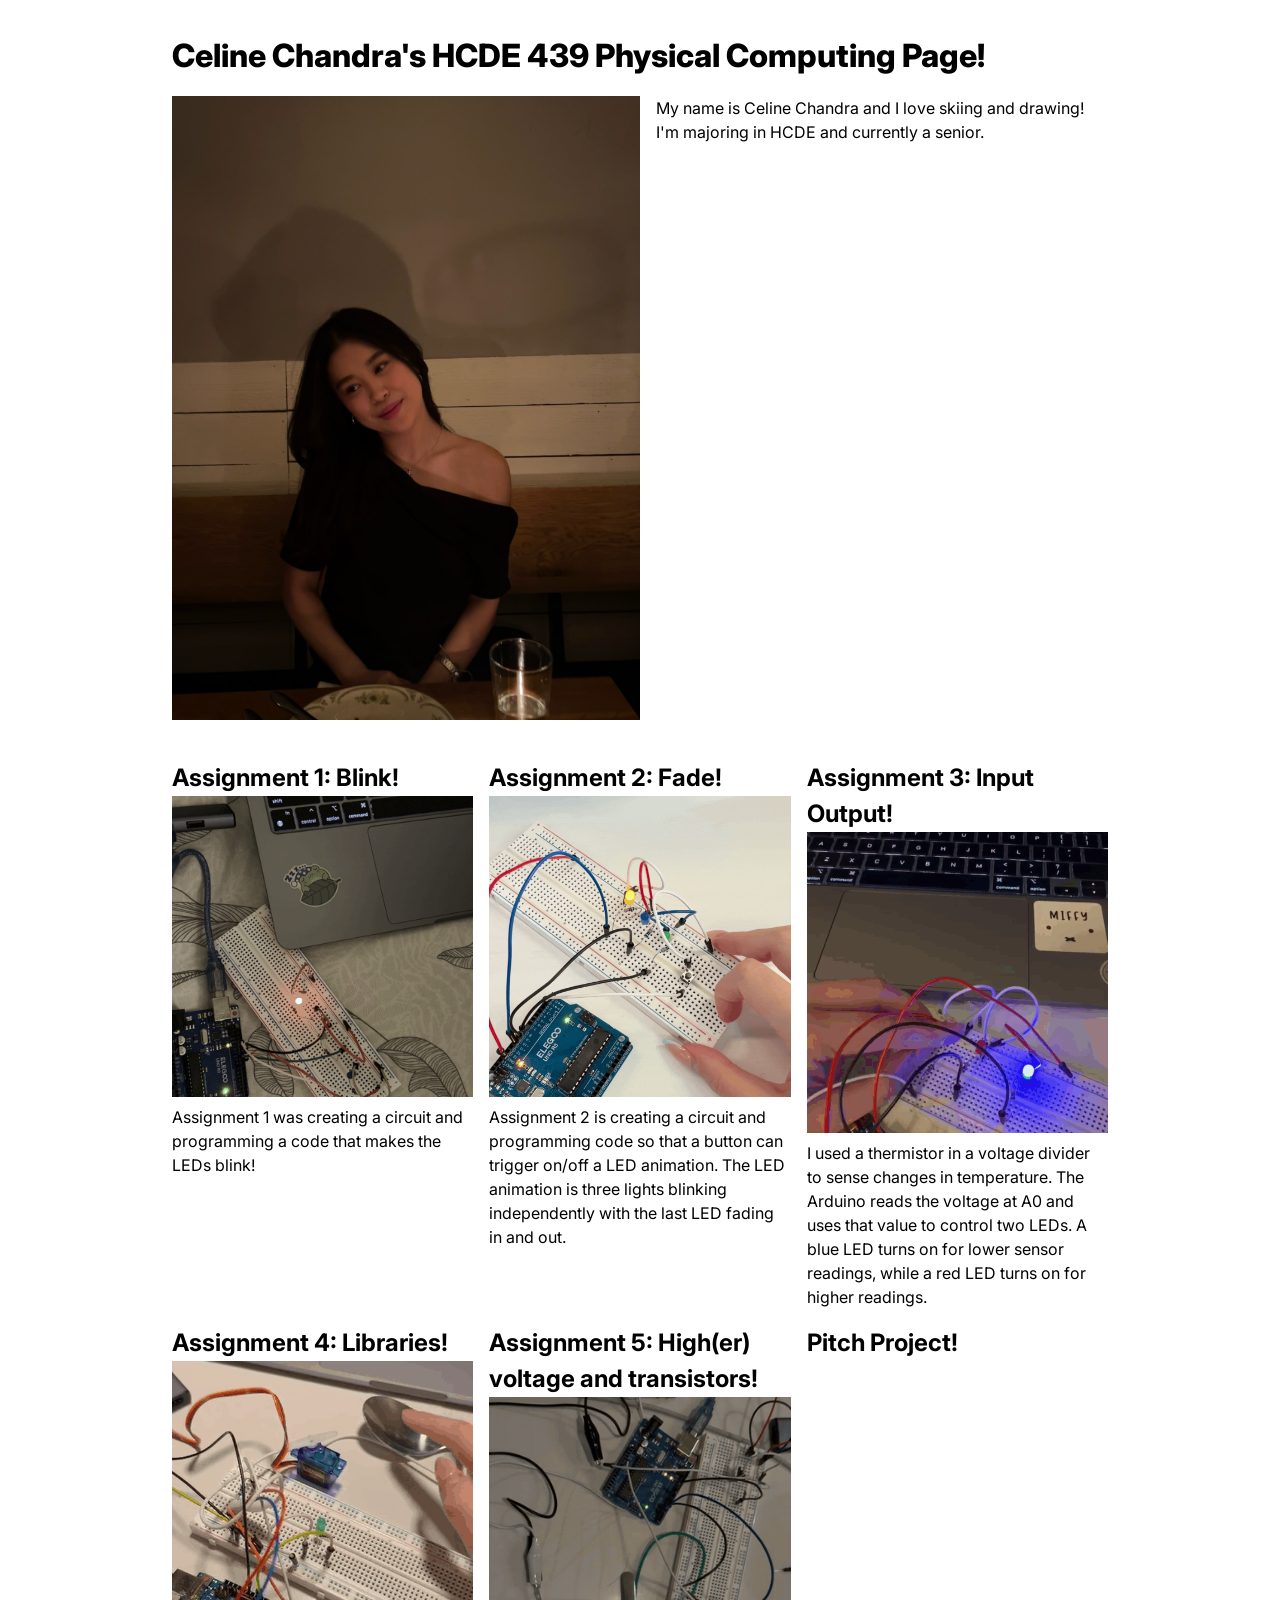
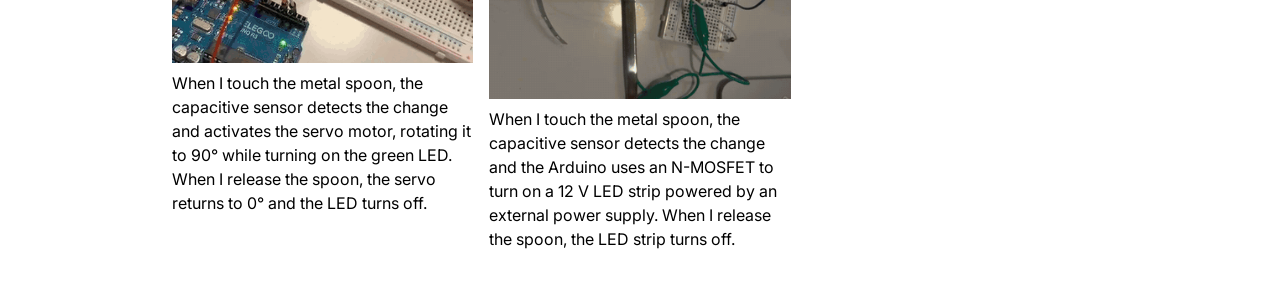
<file: docs/index.html>
<!DOCTYPE html>
<html>
  <head>
    <meta charset="utf-8" />
    <meta name="viewport" content="width=device-width, maximum-scale=1.0" />

    <title>Celine Chandra's HCDE 439 Physical Computing Page!</title>

    <link href="style.css" rel="stylesheet" />
  </head>
  <body>
    <h1>Celine Chandra's HCDE 439 Physical Computing Page!</h1>

    <div class="header">
      <img src="inin.JPEG" />
      <p>
        My name is Celine Chandra and I love skiing and drawing! I'm majoring in HCDE and currently a senior.
      </p>
    </div>

    <div class="grid">
      <div class="assignment">
        <a href="a1.html">
          <h2>Assignment 1: Blink!</h2>
          <img src="images/a1/GIF.gif" />
        </a>
        <p>Assignment 1 was creating a circuit and programming a code that makes the LEDs blink!</p>
      </div>

      <div class="assignment">
        <a href="a2.html">
          <h2>Assignment 2: Fade!</h2>
          <img src="images/a2/realtime.gif" />
        </a>
        <p>Assignment 2 is creating a circuit and programming code so that a button can trigger on/off
          a LED animation. The LED animation is three lights blinking independently with the last LED fading
          in and out.
        </p>
      </div>

      <div class="assignment">
        <a href="a3.html">
          <h2>Assignment 3: Input Output!</h2>
          <img src="images/a3/operation.gif" />
        </a>
        <p>I used a thermistor in a voltage divider to sense changes in temperature. The Arduino reads the voltage at A0 and uses
           that value to control two LEDs. A blue LED turns on for lower sensor readings, while a red LED turns on for higher readings. </p>
      </div>

       <div class="assignment">
        <a href="a4.html">
          <h2>Assignment 4: Libraries!</h2>
          <img src="images/a4/Operation.gif" />
        </a>
        <p>When I touch the metal spoon, the capacitive sensor detects the change and activates the servo 
          motor, rotating it to 90° while turning on the green LED. When I release the spoon, the servo 
          returns to 0° and the LED turns off. </p>
      </div>

      <div class="assignment">
        <a href="a5.html">
          <h2>Assignment 5: High(er) voltage and transistors!</h2>
          <img src="images/a5/Operation.gif" />
        </a>
        <p>When I touch the metal spoon, the capacitive sensor detects the change and the Arduino uses an
          N-MOSFET to turn on a 12 V LED strip powered by an external power supply. When I release the spoon,
          the LED strip turns off. </p>
      </div>

      <div class="assignment">
        <a href="pp.html">
          <h2>Pitch Project!</h2>
        </a>
        <p> </p>
      </div>
    </div>
  </body>
</html>
</file>
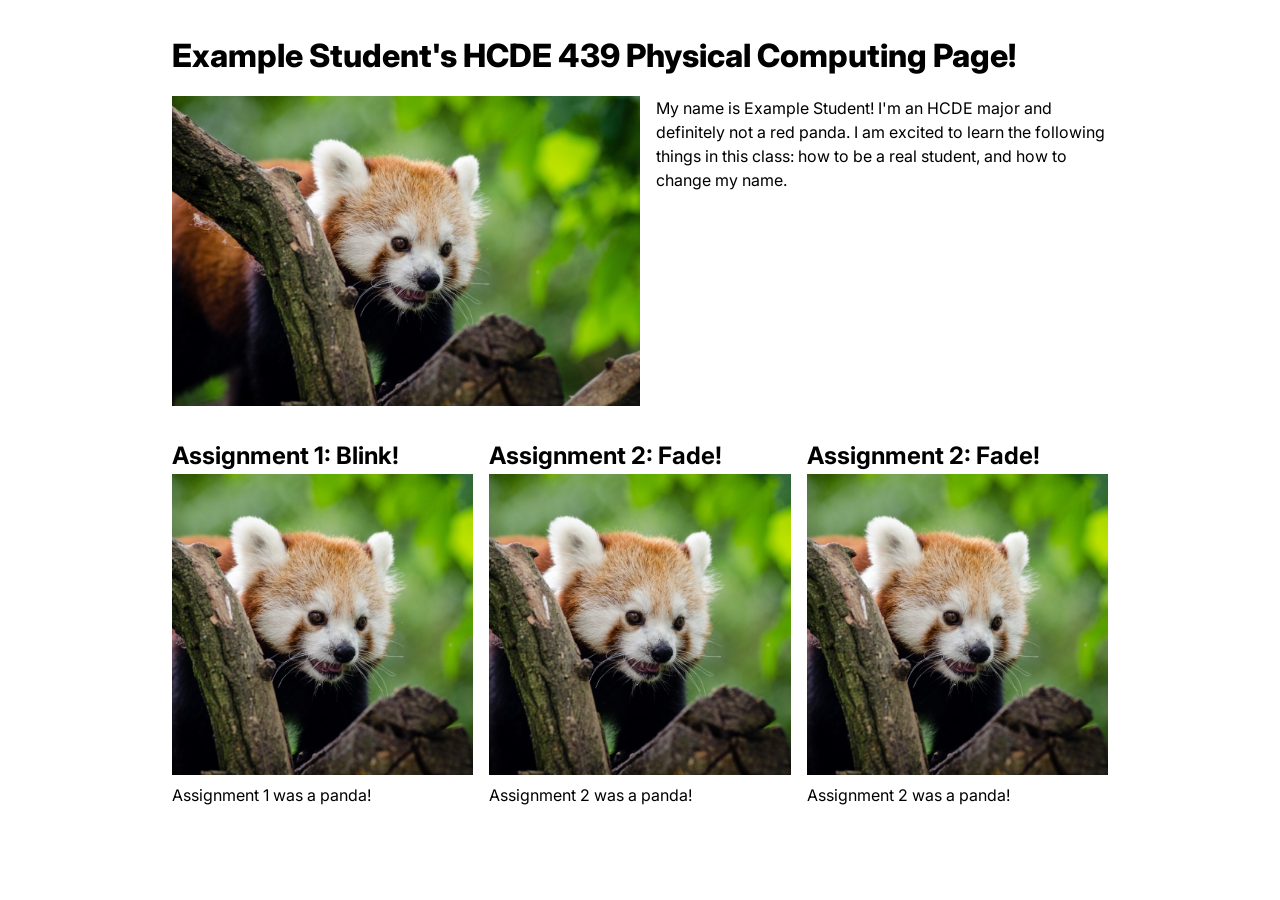
<file: site/index.html>
<!DOCTYPE html>
<html>
  <head>
    <meta charset="utf-8" />
    <meta name="viewport" content="width=device-width, maximum-scale=1.0" />

    <title>Example Student's HCDE 439 Physical Computing Page!</title>

    <link href="style.css" rel="stylesheet" />
  </head>
  <body>
    <h1>Example Student's HCDE 439 Physical Computing Page!</h1>

    <div class="header">
      <img src="red-panda.jpg" />
      <p>
        My name is Example Student! I'm an HCDE major and definitely not a red
        panda. I am excited to learn the following things in this class: how to
        be a real student, and how to change my name.
      </p>
    </div>

    <div class="grid">
      <div class="assignment">
        <a href="a1.html">
          <h2>Assignment 1: Blink!</h2>
          <img src="red-panda.jpg" />
        </a>
        <p>Assignment 1 was a panda!</p>
      </div>

      <div class="assignment">
        <a href="a2.html">
          <h2>Assignment 2: Fade!</h2>
          <img src="red-panda.jpg" />
        </a>
        <p>Assignment 2 was a panda!</p>
      </div>

      <div class="assignment">
        <a href="a2.html">
          <h2>Assignment 2: Fade!</h2>
          <img src="red-panda.jpg" />
        </a>
        <p>Assignment 2 was a panda!</p>
      </div>
    </div>
  </body>
</html>
</file>
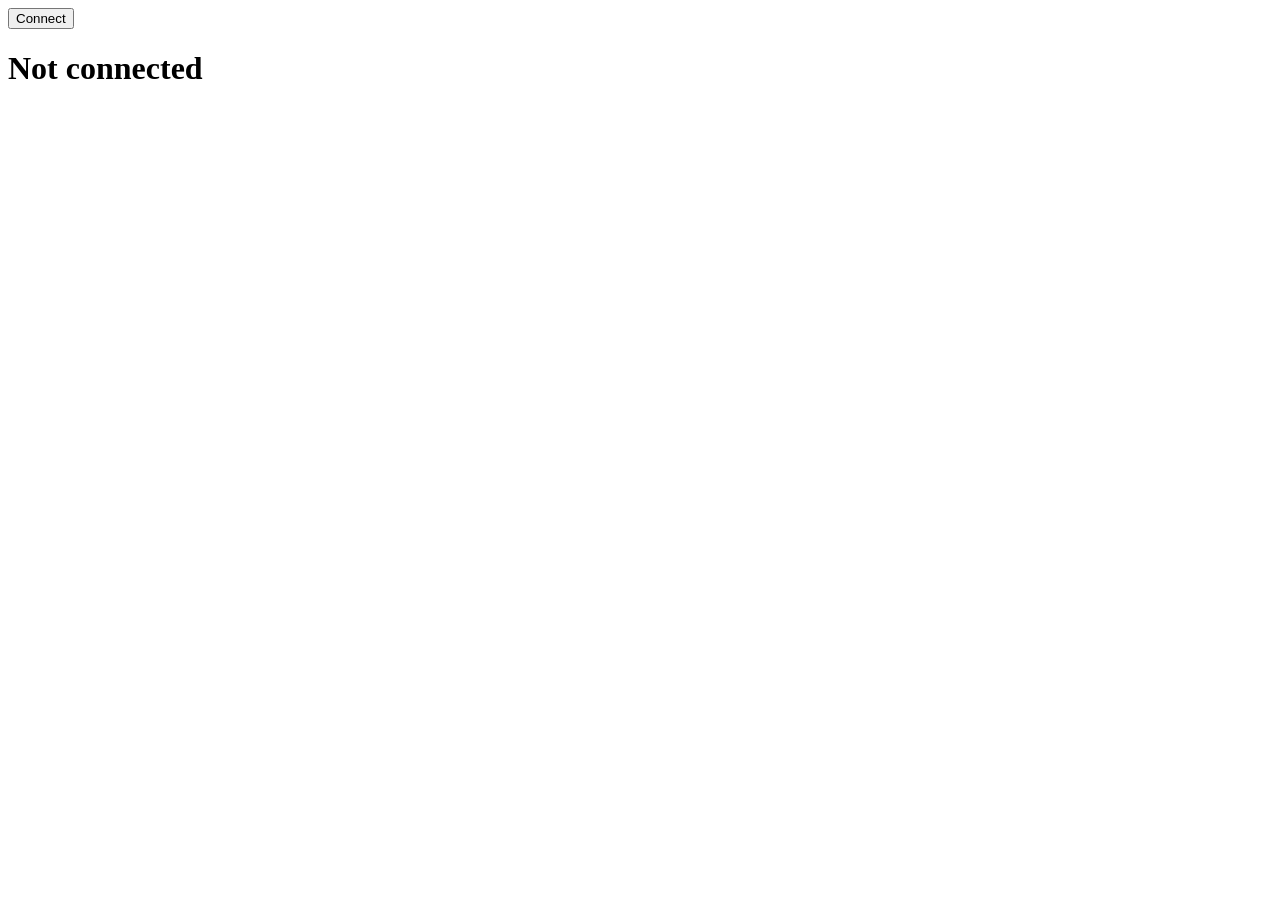
<file: p5-arduino/button-3/index.html>
<!DOCTYPE html>
<html>

<head>
    <meta charset="UTF-8">
    <script src="serial.js"></script>
</head>

<body>
    <button id="connectBtn">Connect</button>
    <h1 id="status">Not connected</h1>

    <script>
        const serial = new SimpleSerial();

        // Connect / disconnect
        document.getElementById('connectBtn').addEventListener('click', async function () {
            if (!serial.opened()) {
                await serial.open(9600);
                document.getElementById('connectBtn').textContent = "Disconnect";
            } else {
                await serial.close();
                document.getElementById('connectBtn').textContent = "Connect";
                document.getElementById('status').textContent = "Not connected";
            }
        });

        // Poll for data
        setInterval(function () {
            if (!serial.opened()) return;

            let line = serial.readUntil("\n").trim();
            if (!line) return;

            if (line === "1") {
                document.getElementById('status').textContent = "Pressed!";
            } else if (line === "0") {
                document.getElementById('status').textContent = "Not pressed";
            }
        }, 50);
    </script>
</body>

</html>
</file>
<file: docs/style.css>
@import url("https://fonts.googleapis.com/css2?family=Inter:wght@100;200;300;400;500;600;700;800;900&display=swap");

*,
*::before,
*::after {
  box-sizing: border-box;
}

* {
  margin: 0;
}

img,
picture,
video,
canvas,
svg {
  display: block;
  max-width: 100%;
}

body {
  font-family: "Inter", sans-serif;
  line-height: 1.5;
  -webkit-font-smoothing: antialiased;
  max-width: 1000px;
  padding: 2em;
  margin: auto;
}

h1 {
  font-weight: 800;
}

h2 {
  font-weight: 700;
}

h3 {
  margin-top: 20px;
  margin-bottom: 10px;
}

.header {
  display: flex;
  gap: 1em;
  margin-top: 1em;
  margin-bottom: 40px;
}

.header img {
  width: 50%;
  object-fit: cover;
}

.grid {
  display: grid;
  grid-template-columns: repeat(auto-fit, minmax(250px, 1fr));
  gap: 1em;
  margin-top: 2em;
}

.assignment a {
  color: #000;
  text-decoration: none;
}

.assignment a:hover {
  color: #f06;
}

.assignment img {
  aspect-ratio: 1;
  object-fit: cover;
}

.assignment p {
  margin-top: 0.5em;
}

.code-section {
  display: flex;
  flex-direction: column;
  align-items: flex-start;
}

.code-section pre {
  margin-left: -50px;
}
</file>
<file: site/style.css>
@import url("https://fonts.googleapis.com/css2?family=Inter:wght@100;200;300;400;500;600;700;800;900&display=swap");

*,
*::before,
*::after {
  box-sizing: border-box;
}

* {
  margin: 0;
}

img,
picture,
video,
canvas,
svg {
  display: block;
  max-width: 100%;
}

body {
  font-family: "Inter", sans-serif;
  line-height: 1.5;
  -webkit-font-smoothing: antialiased;
  max-width: 1000px;
  padding: 2em;
  margin: auto;
}

h1 {
  font-weight: 800;
}

h2 {
  font-weight: 700;
}

.header {
  display: flex;
  gap: 1em;
  margin-top: 1em;
}

.header img {
  width: 50%;
  object-fit: cover;
}

.grid {
  display: grid;
  grid-template-columns: repeat(auto-fit, minmax(250px, 1fr));
  gap: 1em;
  margin-top: 2em;
}

.assignment a {
  color: #000;
  text-decoration: none;
}

.assignment a:hover {
  color: #f06;
}

.assignment img {
  aspect-ratio: 1;
  object-fit: cover;
}

.assignment p {
  margin-top: 0.5em;
}
</file>
